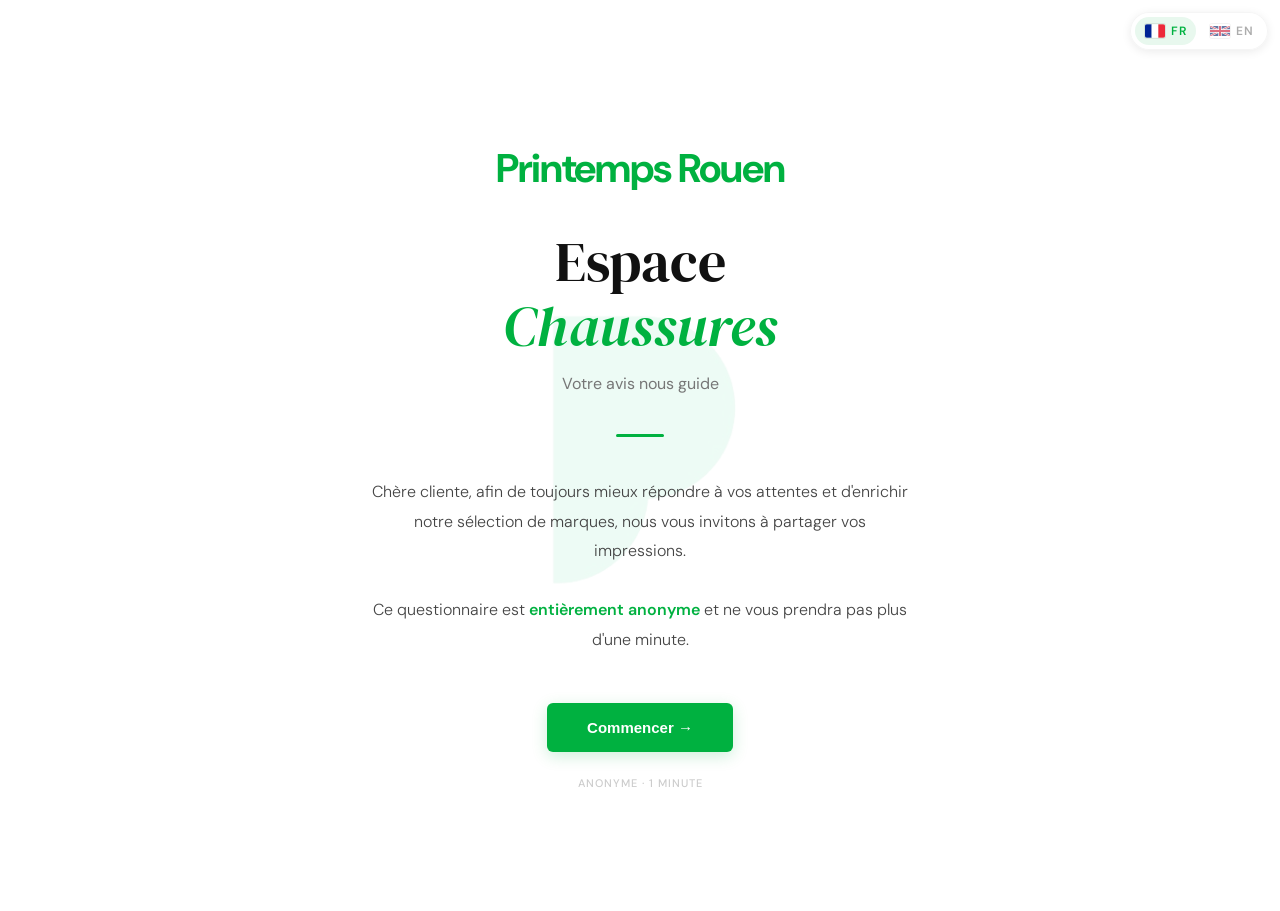
<file: index.html>
<!DOCTYPE html>
<html lang="fr">
<head>
  <meta charset="UTF-8" />
  <meta name="viewport" content="width=device-width, initial-scale=1.0" />
  <title>Espace Chaussures — Printemps Rouen</title>
  <link href="https://fonts.googleapis.com/css2?family=DM+Sans:wght@300;400;500;600;700&family=DM+Serif+Display:ital@0;1&display=swap" rel="stylesheet" />
  <link rel="stylesheet" href="style.css" />
</head>
<body>

<div class="lang-switcher" role="group" aria-label="Language">
  <button type="button" class="lang-btn" data-lang="fr" onclick="setLanguage('fr')" aria-label="Français">
    <svg viewBox="0 0 3 2" width="20" height="14" aria-hidden="true">
      <rect width="1" height="2" fill="#002395"/>
      <rect x="1" width="1" height="2" fill="#ffffff"/>
      <rect x="2" width="1" height="2" fill="#ED2939"/>
    </svg>
    <span>FR</span>
  </button>
  <button type="button" class="lang-btn" data-lang="en" onclick="setLanguage('en')" aria-label="English">
    <svg viewBox="0 0 60 30" width="20" height="14" aria-hidden="true">
      <clipPath id="uk-clip"><path d="M0,0 v30 h60 v-30 z"/></clipPath>
      <g clip-path="url(#uk-clip)">
        <rect width="60" height="30" fill="#012169"/>
        <path d="M0,0 L60,30 M60,0 L0,30" stroke="#ffffff" stroke-width="6"/>
        <path d="M0,0 L60,30 M60,0 L0,30" stroke="#C8102E" stroke-width="3"/>
        <path d="M30,0 v30 M0,15 h60" stroke="#ffffff" stroke-width="10"/>
        <path d="M30,0 v30 M0,15 h60" stroke="#C8102E" stroke-width="6"/>
      </g>
    </svg>
    <span>EN</span>
  </button>
</div>

<div id="page-accueil" class="page active">

  <img class="accueil-watermark" src="assets/logo-printemps.png" alt="" aria-hidden="true" />

  <div class="accueil-logo">Printemps Rouen</div>

  <h1 class="accueil-title" data-i18n-html="accueil.title">
    Espace<br><em>Chaussures</em>
  </h1>

  <p class="accueil-subtitle" data-i18n="accueil.subtitle">Votre avis nous guide</p>

  <div class="divider-green"></div>

  <p class="accueil-text" data-i18n-html="accueil.text">
    Chère cliente, afin de toujours mieux répondre à vos attentes et d'enrichir notre sélection
    de marques, nous vous invitons à partager vos impressions.<br><br>
    Ce questionnaire est <strong style="color:var(--green);font-weight:600;">entièrement anonyme</strong>
    et ne vous prendra pas plus d'une minute.
  </p>

  <button class="btn-primary" onclick="showPage('page-questionnaire')">
    <span data-i18n="accueil.start">Commencer &nbsp;→</span>
  </button>

  <div class="accueil-mention" data-i18n="accueil.mention">Anonyme · 1 minute</div>
</div>


<div id="page-questionnaire" class="page" style="flex-direction:column;">

  <header class="form-header">
    <span class="form-header-brand">Printemps Rouen</span>
    <span class="form-header-section" data-i18n="form.section">Espace Chaussures</span>
  </header>

  <div class="progress-bar">
    <div class="progress-fill" id="progress-fill"></div>
  </div>

  <div class="form-body">

    <div class="form-intro">
      <div class="form-intro-eyebrow" data-i18n="form.eyebrow">Questionnaire satisfaction</div>
      <h2 class="form-intro-title" data-i18n-html="form.title">Vos <em>impressions</em> nous sont précieuses</h2>
    </div>

    <div class="question-block" id="q1-block">
      <div class="question-number" data-i18n="q.num1">Question 01</div>
      <div class="question-label" data-i18n="q1.label">Aujourd'hui, vous êtes plutôt à la recherche de…</div>
      <div class="error-msg" data-i18n="q1.error">Veuillez sélectionner une réponse</div>
      <div class="choices" id="q1">
        <label class="choice-item" onclick="selectRadio(this,'q1')">
          <input type="radio" name="q1" value="Chaussures Premium / de ville"/>
          <span class="choice-marker"></span>
          <span class="choice-text" data-i18n="q1.opt1">Chaussures Premium / de ville</span>
        </label>
        <label class="choice-item" onclick="selectRadio(this,'q1')">
          <input type="radio" name="q1" value="Sneakers"/>
          <span class="choice-marker"></span>
          <span class="choice-text" data-i18n="q1.opt2">Sneakers</span>
        </label>
        <label class="choice-item" onclick="selectRadio(this,'q1')">
          <input type="radio" name="q1" value="Les deux"/>
          <span class="choice-marker"></span>
          <span class="choice-text" data-i18n="q1.opt3">Les deux</span>
        </label>
      </div>
    </div>

    <!-- Q2 -->
    <div class="question-block" id="q2-block">
      <div class="question-number" data-i18n="q.num2">Question 02</div>
      <div class="question-label" data-i18n="q2.label">Comment évaluez-vous le choix de marques proposées dans cet espace ?</div>
      <div class="error-msg" data-i18n="q2.error">Veuillez attribuer une note</div>
      <div class="stars-container" id="q2">
        <input type="radio" name="q2" id="star5" value="5"/>
        <label for="star5" data-i18n-title="q2.t5" title="Très satisfait">★</label>
        <input type="radio" name="q2" id="star4" value="4"/>
        <label for="star4" data-i18n-title="q2.t4" title="Satisfait">★</label>
        <input type="radio" name="q2" id="star3" value="3"/>
        <label for="star3" data-i18n-title="q2.t3" title="Neutre">★</label>
        <input type="radio" name="q2" id="star2" value="2"/>
        <label for="star2" data-i18n-title="q2.t2" title="Peu satisfait">★</label>
        <input type="radio" name="q2" id="star1" value="1"/>
        <label for="star1" data-i18n-title="q2.t1" title="Pas du tout satisfait">★</label>
      </div>
      <div class="stars-legend">
        <span data-i18n="q2.legLeft">Pas du tout satisfait</span>
        <span data-i18n="q2.legRight">Très satisfait</span>
      </div>
    </div>

    <div class="question-block" id="q3-block">
      <div class="question-number" data-i18n="q.num3">Question 03</div>
      <div class="question-label" data-i18n="q3.label">Y a-t-il une marque, un style ou une couleur que vous auriez aimé trouver dans notre sélection aujourd'hui ?</div>
      <div class="error-msg" data-i18n="q3.error">Veuillez renseigner une réponse</div>
      <textarea class="open-input" id="q3" rows="4" data-i18n-placeholder="q3.placeholder" placeholder="Partagez vos suggestions…" oninput="handleQ3Input()"></textarea>
    </div>

    <div class="question-block" id="q4-block">
      <div class="question-number" data-i18n="q.num4">Question 04</div>
      <div class="question-label" data-i18n="q4.label">Recommanderiez-vous l'espace chaussures du Printemps à votre entourage ?</div>
      <div class="error-msg" data-i18n="q4.error">Veuillez déplacer le curseur pour attribuer une note</div>

        <div class="nps-range-wrapper">
          <div class="nps-display">
            <div class="nps-value-badge" id="nps-badge">—</div>
            <p class="nps-hint" id="nps-hint" data-i18n="q4.hint">Faites glisser le curseur pour choisir votre note (0 à 10)</p>
          </div>
        <input
          type="range"
          class="nps-slider"
          id="q4-slider"
          min="0" max="10" step="1"
          value="5"
          oninput="updateNPS(this.value)"
          onchange="updateNPS(this.value)"
        />
        <div class="nps-labels">
          <span data-i18n="q4.labLeft">0 — Pas du tout</span>
          <span data-i18n="q4.labRight">10 — Absolument</span>
        </div>
      </div>
    </div>

    <div class="question-block" id="q5-block">
      <div class="question-number" data-i18n="q.num5">Question 05</div>
      <div class="question-label" data-i18n="q5.label">Sur quel point pourrions-nous nous améliorer en priorité ?</div>
      <div class="error-msg" data-i18n="q5.error">Veuillez sélectionner au moins une réponse</div>
      <div class="choices" id="q5">
        <label class="choice-item checkbox" onclick="selectCheckbox(event, this)">
          <input type="checkbox" value="Le temps d'attente (pour essayer ou en caisse)"/>
          <span class="choice-marker"></span>
          <span class="choice-text" data-i18n="q5.opt1">Le temps d'attente (pour essayer ou en caisse)</span>
        </label>
        <label class="choice-item checkbox" onclick="selectCheckbox(event, this)">
          <input type="checkbox" value="La disponibilité des pointures"/>
          <span class="choice-marker"></span>
          <span class="choice-text" data-i18n="q5.opt2">La disponibilité des pointures</span>
        </label>
        <label class="choice-item checkbox" onclick="selectCheckbox(event, this)">
          <input type="checkbox" value="L'aménagement de l'espace (sièges, miroirs, lisibilité des prix…)"/>
          <span class="choice-marker"></span>
          <span class="choice-text" data-i18n="q5.opt3">L'aménagement de l'espace (sièges, miroirs, lisibilité des prix…)</span>
        </label>
        <label class="choice-item checkbox" onclick="selectCheckbox(event, this)">
          <input type="checkbox" value="Le conseil et l'accompagnement"/>
          <span class="choice-marker"></span>
          <span class="choice-text" data-i18n="q5.opt4">Le conseil et l'accompagnement</span>
        </label>
        <label class="choice-item checkbox" onclick="selectCheckbox(event, this)">
          <input type="checkbox" value="Rien"/>
          <span class="choice-marker"></span>
          <span class="choice-text" data-i18n="q5.opt5">Rien</span>
        </label>
        <label class="choice-item checkbox" id="autre-item" onclick="selectCheckbox(event, this); toggleAutre(this)">
          <input type="checkbox" value="Autre"/>
          <span class="choice-marker"></span>
          <span class="choice-text" data-i18n="q5.opt6">Autre</span>
        </label>
        <input type="text" id="autre-text" class="other-input" data-i18n-placeholder="q5.otherPlaceholder" placeholder="Précisez votre réponse…" oninput="updateProgress()"/>
      </div>
    </div>

    <div class="question-block" id="q6-block">
      <div class="question-number" data-i18n="q.num6">Question 06</div>
      <div class="question-label" data-i18n-html="q6.label">Souhaitez-vous ajouter un dernier commentaire ? <span class="optional-label">(facultatif)</span></div>
      <textarea class="open-input" id="q6" rows="4" data-i18n-placeholder="q6.placeholder" placeholder="Vous pouvez partager ici toute remarque complémentaire…" oninput="updateProgress()"></textarea>
    </div>

  </div>

  <div class="form-footer">
    <button class="btn-submit" onclick="submitForm()">
      <span data-i18n="submit.btn">Envoyer mes réponses</span>
    </button>
    <div class="form-mention" data-i18n="submit.mention">Questionnaire anonyme · Aucune donnée personnelle collectée</div>
    <div id="submit-status" class="form-status" role="status" aria-live="polite"></div>
    <input type="text" id="website-field" class="honeypot" tabindex="-1" autocomplete="off" aria-hidden="true"/>
  </div>

</div>


<div id="page-confirmation" class="page">

  <img class="confirm-watermark" src="assets/logo-printemps.png" alt="" aria-hidden="true" />

  <div class="confirm-icon">
    <svg viewBox="0 0 24 24"><polyline points="20 6 9 17 4 12"></polyline></svg>
  </div>

  <div class="confirm-eyebrow" data-i18n="confirm.eyebrow">Merci infiniment</div>

  <h2 class="confirm-title" data-i18n-html="confirm.title">Votre avis a bien<br>été <em>enregistré</em></h2>

  <div class="ornement" style="margin:24px auto;">
    <span>✦</span>
  </div>

  <p class="confirm-text" data-i18n-html="confirm.text">
    Toute l'équipe de l'espace Chaussures vous remercie pour votre temps et vos précieuses suggestions.
    <br><br>
    Nous vous souhaitons une excellente journée et un très beau shopping au Printemps.
  </p>

  <button class="btn-subtle-back" type="button" onclick="goToQuestionnaireStart()" data-i18n="confirm.back">Revenir au début du questionnaire</button>

  <div class="confirm-footer">Printemps Rouen</div>
</div>

<script src="script.js"></script>
</body>
</html>
</file>
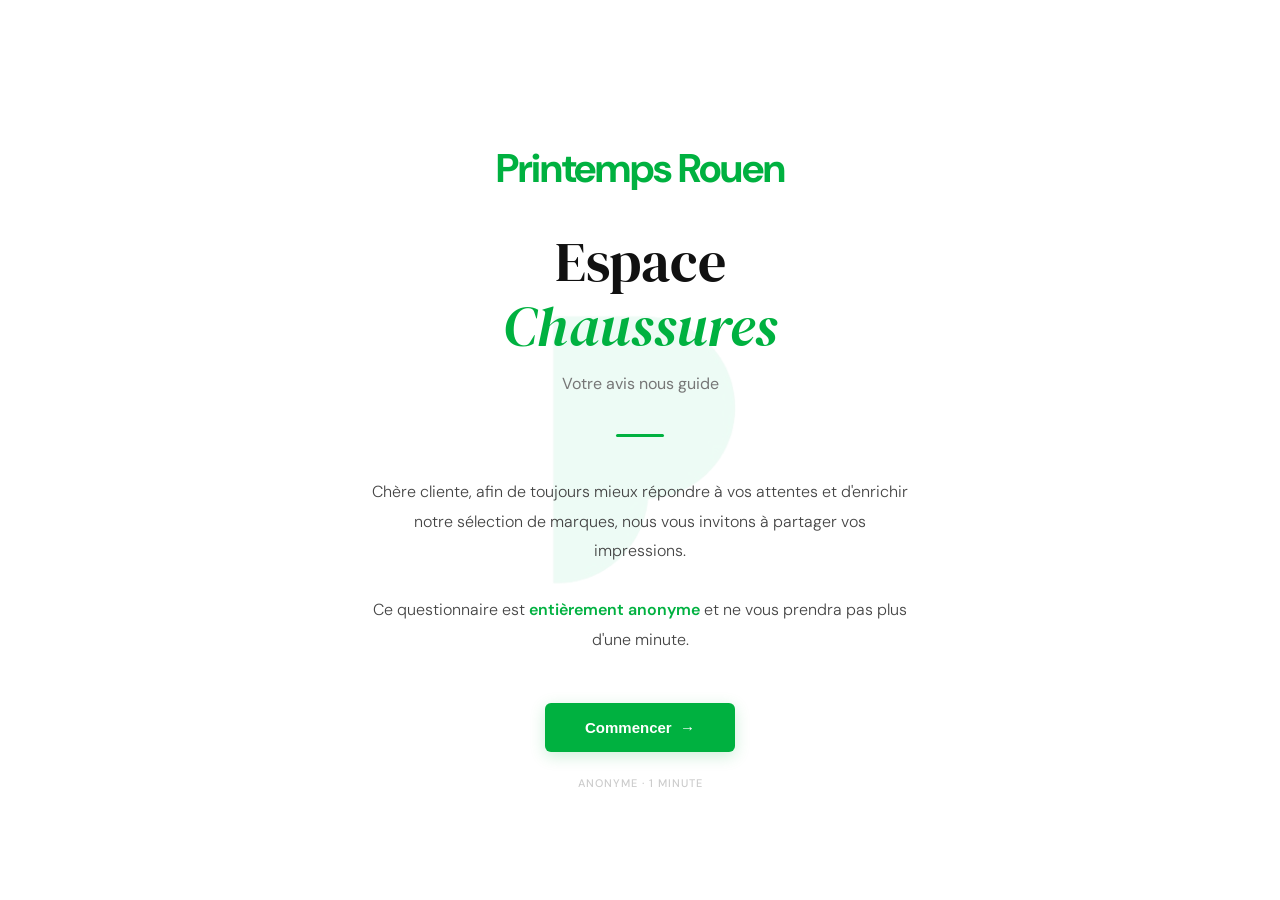
<file: questionnaire-printemps.html>
<!DOCTYPE html>
<html lang="fr">
<head>
  <meta charset="UTF-8" />
  <meta name="viewport" content="width=device-width, initial-scale=1.0" />
  <title>Espace Chaussures — Printemps Rouen</title>
  <link href="https://fonts.googleapis.com/css2?family=DM+Sans:wght@300;400;500;600;700&family=DM+Serif+Display:ital@0;1&display=swap" rel="stylesheet" />
  <link rel="stylesheet" href="questionnaire-printemps.css" />
</head>
<body>

<div id="page-accueil" class="page active">

  <img class="accueil-watermark" src="assets/logo-printemps.png" alt="" aria-hidden="true" />

  <div class="accueil-logo">Printemps Rouen</div>

  <h1 class="accueil-title">
    Espace<br><em>Chaussures</em>
  </h1>

  <p class="accueil-subtitle">Votre avis nous guide</p>

  <div class="divider-green"></div>

  <p class="accueil-text">
    Chère cliente, afin de toujours mieux répondre à vos attentes et d'enrichir notre sélection
    de marques, nous vous invitons à partager vos impressions.<br><br>
    Ce questionnaire est <strong style="color:var(--green);font-weight:600;">entièrement anonyme</strong>
    et ne vous prendra pas plus d'une minute.
  </p>

  <button class="btn-primary" onclick="showPage('page-questionnaire')">
    <span>Commencer &nbsp;→</span>
  </button>

  <div class="accueil-mention">Anonyme · 1 minute</div>
</div>


<div id="page-questionnaire" class="page" style="flex-direction:column;">

  <header class="form-header">
    <span class="form-header-brand">Printemps Rouen</span>
    <span class="form-header-section">Espace Chaussures</span>
  </header>

  <div class="progress-bar">
    <div class="progress-fill" id="progress-fill"></div>
  </div>

  <div class="form-body">

    <div class="form-intro">
      <div class="form-intro-eyebrow">Questionnaire satisfaction</div>
      <h2 class="form-intro-title">Vos <em>impressions</em> nous sont précieuses</h2>
    </div>

    <div class="question-block" id="q1-block">
      <div class="question-number">Question 01</div>
      <div class="question-label">Aujourd'hui, vous êtes plutôt à la recherche de…</div>
      <div class="error-msg">Veuillez sélectionner une réponse</div>
      <div class="choices" id="q1">
        <label class="choice-item" onclick="selectRadio(this,'q1')">
          <input type="radio" name="q1" value="Sneakers"/>
          <span class="choice-marker"></span>
          <span class="choice-text">Sneakers</span>
        </label>
        <label class="choice-item" onclick="selectRadio(this,'q1')">
          <input type="radio" name="q1" value="Chaussures Premium / de ville"/>
          <span class="choice-marker"></span>
          <span class="choice-text">Chaussures Premium / de ville</span>
        </label>
        <label class="choice-item" onclick="selectRadio(this,'q1')">
          <input type="radio" name="q1" value="Les deux"/>
          <span class="choice-marker"></span>
          <span class="choice-text">Les deux</span>
        </label>
      </div>
    </div>

    <!-- Q2 -->
    <div class="question-block" id="q2-block">
      <div class="question-number">Question 02</div>
      <div class="question-label">Comment évaluez-vous le choix de marques proposées dans cet espace ?</div>
      <div class="error-msg">Veuillez attribuer une note</div>
      <div class="stars-container" id="q2">
        <input type="radio" name="q2" id="star5" value="5"/>
        <label for="star5" title="Très satisfait">★</label>
        <input type="radio" name="q2" id="star4" value="4"/>
        <label for="star4" title="Satisfait">★</label>
        <input type="radio" name="q2" id="star3" value="3"/>
        <label for="star3" title="Neutre">★</label>
        <input type="radio" name="q2" id="star2" value="2"/>
        <label for="star2" title="Peu satisfait">★</label>
        <input type="radio" name="q2" id="star1" value="1"/>
        <label for="star1" title="Pas du tout satisfait">★</label>
      </div>
      <div class="stars-legend">
        <span>Pas du tout satisfait</span>
        <span>Très satisfait</span>
      </div>
    </div>

    <div class="question-block" id="q3-block">
      <div class="question-number">Question 03</div>
      <div class="question-label">Y a-t-il une marque, un style ou une couleur que vous auriez aimé trouver dans notre sélection aujourd'hui ?</div>
      <div class="error-msg">Veuillez renseigner une réponse</div>
      <textarea class="open-input" id="q3" rows="4" placeholder="Partagez vos suggestions…" oninput="handleQ3Input()"></textarea>
    </div>

    <div class="question-block" id="q4-block">
      <div class="question-number">Question 04</div>
      <div class="question-label">Recommanderiez-vous l'espace chaussures du Printemps à votre entourage ?</div>
      <div class="error-msg">Veuillez déplacer le curseur pour attribuer une note</div>

        <div class="nps-range-wrapper">
          <div class="nps-display">
            <div class="nps-value-badge" id="nps-badge">—</div>
            <p class="nps-hint" id="nps-hint">Faites glisser le curseur pour choisir votre note (0 à 10)</p>
          </div>
        <input
          type="range"
          class="nps-slider"
          id="q4-slider"
          min="0" max="10" step="1"
          value="5"
          oninput="updateNPS(this.value)"
          onchange="updateNPS(this.value)"
        />
        <div class="nps-labels">
          <span>0 — Pas du tout</span>
          <span>10 — Absolument</span>
        </div>
      </div>
    </div>

    <div class="question-block" id="q5-block">
      <div class="question-number">Question 05</div>
      <div class="question-label">Sur quel point pourrions-nous nous améliorer en priorité ?</div>
      <div class="error-msg">Veuillez sélectionner au moins une réponse</div>
      <div class="choices" id="q5">
        <label class="choice-item checkbox" onclick="selectCheckbox(event, this)">
          <input type="checkbox" value="Le temps d'attente (pour essayer ou en caisse)"/>
          <span class="choice-marker"></span>
          <span class="choice-text">Le temps d'attente (pour essayer ou en caisse)</span>
        </label>
        <label class="choice-item checkbox" onclick="selectCheckbox(event, this)">
          <input type="checkbox" value="La disponibilité des pointures"/>
          <span class="choice-marker"></span>
          <span class="choice-text">La disponibilité des pointures</span>
        </label>
        <label class="choice-item checkbox" onclick="selectCheckbox(event, this)">
          <input type="checkbox" value="L'aménagement de l'espace (sièges, miroirs, lisibilité des prix…)"/>
          <span class="choice-marker"></span>
          <span class="choice-text">L'aménagement de l'espace (sièges, miroirs, lisibilité des prix…)</span>
        </label>
        <label class="choice-item checkbox" onclick="selectCheckbox(event, this)">
          <input type="checkbox" value="Le conseil et l'accompagnement"/>
          <span class="choice-marker"></span>
          <span class="choice-text">Le conseil et l'accompagnement</span>
        </label>
        <label class="choice-item checkbox" id="autre-item" onclick="selectCheckbox(event, this); toggleAutre(this)">
          <input type="checkbox" value="Autre"/>
          <span class="choice-marker"></span>
          <span class="choice-text">Autre</span>
        </label>
        <input type="text" id="autre-text" class="other-input" placeholder="Précisez votre réponse…" oninput="updateProgress()"/>
      </div>
    </div>

  </div>

  <div class="form-footer">
    <button class="btn-submit" onclick="submitForm()">
      <span>Envoyer mes réponses</span>
    </button>
    <div class="form-mention">Questionnaire anonyme · Aucune donnée personnelle collectée</div>
    <div id="submit-status" class="form-status" role="status" aria-live="polite"></div>
    <input type="text" id="website-field" class="honeypot" tabindex="-1" autocomplete="off" aria-hidden="true"/>
  </div>

</div>


<div id="page-confirmation" class="page">

  <img class="confirm-watermark" src="assets/logo-printemps.png" alt="" aria-hidden="true" />

  <div class="confirm-icon">
    <svg viewBox="0 0 24 24"><polyline points="20 6 9 17 4 12"></polyline></svg>
  </div>

  <div class="confirm-eyebrow">Merci infiniment</div>

  <h2 class="confirm-title">Votre avis a bien<br>été <em>enregistré</em></h2>

  <div class="ornement" style="margin:24px auto;">
    <span>✦</span>
  </div>

  <p class="confirm-text">
    Toute l'équipe de l'espace Chaussures vous remercie pour votre temps et vos précieuses suggestions.
    <br><br>
    Nous vous souhaitons une excellente journée et un très beau shopping au Printemps.
  </p>

  <div class="confirm-footer">Printemps Rouen</div>
</div>

<script src="questionnaire-printemps.js"></script>
</body>
</html>
</file>
<file: style.css>
:root {
  --green: #00B140;
  --green-dark: #009934;
  --green-pale: #e8f8ee;
  --green-mid: #b2e4c5;
  --black: #111111;
  --white: #ffffff;
  --off-white: #f4f7f5;
  --grey: #767676;
  --grey-light: #dde5e0;
}

* { 
  margin: 0; 
  padding: 0; 
  box-sizing: border-box; 
}

html, body {
  height: 100%;
  background: var(--white);
  color: var(--black);
  font-family: 'DM Sans', sans-serif;
  font-weight: 400;
  overflow-x: hidden;
}

img { 
  max-width: 100%; 
  height: auto; 
}

.page {
  display: none;
  min-height: 100svh;
  animation: fadeIn 0.7s ease forwards;
}
.page.active { display: flex; }

@keyframes fadeIn {
  from { opacity: 0; transform: translateY(12px); }
  to   { opacity: 1; transform: translateY(0); }
}

.ornement {
  display: flex;
  align-items: center;
  gap: 16px;
  margin: 0 auto;
  width: fit-content;
}
.ornement::before, .ornement::after {
  content: '';
  display: block;
  width: 40px;
  height: 2px;
  background: var(--green);
  border-radius: 2px;
}
.ornement span { 
  color: var(--green); 
  font-size: 16px; 
}

#page-accueil {
  flex-direction: column;
  align-items: center;
  justify-content: center;
  text-align: center;
  padding: 60px 24px 28px;
  background: var(--white);
  position: relative;
  overflow: hidden;
}

.accueil-watermark {
  position: absolute;
  top: 50%;
  left: 50%;
  transform: translate(-50%, -50%);
  width: min(68vw, 480px);
  opacity: 0.08;
  pointer-events: none;
  user-select: none;
  z-index: 0;
}

#page-accueil > *:not(.accueil-watermark) { 
  position: relative; 
  z-index: 1; 
}

.accueil-logo {
  font-family: 'DM Sans', sans-serif;
  font-size: clamp(26px, 4.5vw, 40px);
  font-weight: 700;
  letter-spacing: -1px;
  color: var(--green);
  margin-bottom: 36px;
  opacity: 0;
  animation: fadeIn 0.8s ease 0.1s forwards;
}

.accueil-title {
  font-family: 'DM Serif Display', serif;
  font-size: clamp(30px, 5vw, 56px);
  font-weight: 400;
  color: var(--black);
  line-height: 1.15;
  margin-bottom: 14px;
  opacity: 0;
  animation: fadeIn 0.8s ease 0.3s forwards;
}
.accueil-title em { 
  font-style: italic; 
  color: var(--green); 
}

.accueil-subtitle {
  font-size: clamp(13px, 1.8vw, 16px);
  font-weight: 400;
  color: var(--grey);
  margin-bottom: 40px;
  opacity: 0;
  animation: fadeIn 0.8s ease 0.45s forwards;
}

.divider-green {
  width: 48px;
  height: 3px;
  background: var(--green);
  border-radius: 2px;
  margin: 0 auto 40px;
  opacity: 0;
  animation: fadeIn 0.8s ease 0.55s forwards;
}

.accueil-text {
  font-size: clamp(14px, 1.7vw, 16px);
  font-weight: 300;
  color: #444;
  line-height: 1.85;
  max-width: 540px;
  margin: 0 auto 48px;
  opacity: 0;
  animation: fadeIn 0.8s ease 0.65s forwards;
}

.btn-primary {
  display: inline-flex;
  align-items: center;
  gap: 10px;
  font-size: 15px;
  font-weight: 600;
  color: var(--white);
  background: var(--green);
  border: none;
  border-radius: 6px;
  padding: 16px 40px;
  cursor: pointer;
  transition: background 0.25s, transform 0.2s, box-shadow 0.2s;
  box-shadow: 0 4px 16px rgba(0,177,64,.2);
  opacity: 0;
  animation: fadeIn 0.8s ease 0.8s forwards;
}
.btn-primary:hover { 
  background: var(--green-dark); 
  transform: translateY(-2px); 
  box-shadow: 0 6px 24px rgba(0,177,64,.3); 
}

.accueil-mention {
  margin-top: 24px;
  padding-top: 0;
  font-size: 11px;
  font-weight: 500;
  letter-spacing: 1px;
  color: #ccc;
  text-transform: uppercase;
}

#page-questionnaire {
  flex-direction: column;
  min-height: 100vh;
  background: var(--off-white);
}

.form-header {
  background: var(--white);
  border-bottom: 3px solid var(--green);
  padding: 16px 48px;
  display: flex;
  align-items: center;
  justify-content: space-between;
  position: sticky;
  top: 0;
  z-index: 10;
  box-shadow: 0 2px 8px rgba(0,0,0,.06);
}

.form-header-brand {
  font-size: 20px;
  font-weight: 700;
  color: var(--green);
  letter-spacing: -0.5px;
}

.form-header-section {
  font-weight: 400;
  color: var(--grey);
  font-size: 14px;
}

.progress-bar { 
  height: 4px; 
  background: var(--green-mid); 
}

.progress-fill {
  height: 100%;
  background: var(--green);
  transition: width 0.5s ease;
  width: 0%;
  border-radius: 0 2px 2px 0;
}

.form-body {
  flex: 1;
  max-width: 760px;
  width: 100%;
  margin: 0 auto;
  padding: 40px 32px 24px;
}

.form-intro {
  background: var(--white);
  border-radius: 10px;
  border-left: 4px solid var(--green);
  padding: 24px 28px;
  margin-bottom: 16px;
  box-shadow: 0 1px 4px rgba(0,0,0,.06);
}

.form-intro-eyebrow {
  font-size: 11px;
  font-weight: 600;
  letter-spacing: 2px;
  color: var(--green);
  text-transform: uppercase;
  margin-bottom: 8px;
}

.form-intro-title {
  font-family: 'DM Serif Display', serif;
  font-size: clamp(20px, 2.8vw, 30px);
  font-weight: 400;
  line-height: 1.25;
  color: var(--black);
}
.form-intro-title em { 
  font-style: italic; 
  color: var(--green); 
}

.question-block {
  background: var(--white);
  border-radius: 10px;
  padding: 26px 28px;
  margin-bottom: 14px;
  border: 1.5px solid transparent;
  transition: border-color .2s, box-shadow .2s;
  box-shadow: 0 1px 4px rgba(0,0,0,.06);
  opacity: 0;
  transform: translateY(16px);
  animation: fadeIn 0.5s ease forwards;
}
.question-block:hover { border-color: var(--green-mid); box-shadow: 0 2px 12px rgba(0,177,64,.08); }
.question-block:nth-child(1) { animation-delay: 0.05s; }
.question-block:nth-child(2) { animation-delay: 0.12s; }
.question-block:nth-child(3) { animation-delay: 0.19s; }
.question-block:nth-child(4) { animation-delay: 0.26s; }
.question-block:nth-child(5) { animation-delay: 0.33s; }

.question-number {
  font-size: 11px;
  font-weight: 600;
  letter-spacing: 2px;
  color: var(--green);
  text-transform: uppercase;
  margin-bottom: 6px;
}

.question-label {
  font-family: 'DM Serif Display', serif;
  font-size: clamp(16px, 2vw, 21px);
  font-weight: 400;
  line-height: 1.4;
  color: var(--black);
  margin-bottom: 22px;
}

.optional-label {
  font-family: 'DM Sans', sans-serif;
  font-size: 0.72em;
  font-weight: 500;
  color: var(--grey);
  font-style: normal;
}

.choices { 
  display: flex; 
  flex-direction: column; 
  gap: 10px;
}

.choice-item {
  display: flex;
  align-items: center;
  gap: 14px;
  padding: 13px 16px;
  border: 1.5px solid var(--grey-light);
  border-radius: 8px;
  cursor: pointer;
  transition: all .2s;
  background: var(--white);
}
.choice-item:hover { 
  border-color: var(--green); 
  background: var(--green-pale); 
}
.choice-item input[type="radio"],
.choice-item input[type="checkbox"] { 
  display: none;
}

.choice-marker {
  width: 20px; height: 20px;
  border: 2px solid var(--grey-light);
  border-radius: 50%;
  flex-shrink: 0;
  transition: all .2s;
  position: relative;
  background: var(--white);
}
.choice-item.checkbox .choice-marker {
  border-radius: 4px; 
}

.choice-marker::after {
  content: '';
  position: absolute;
  top: 50%; left: 50%;
  transform: translate(-50%,-50%) scale(0);
  width: 9px; height: 9px;
  background: var(--green);
  border-radius: 50%;
  transition: transform .18s;
}
.choice-item.checkbox .choice-marker::after { 
  border-radius: 2px; 
}
.choice-item.selected { 
  border-color: var(--green); 
  background: var(--green-pale); 
}
.choice-item.selected .choice-marker { 
  border-color: var(--green); 
}
.choice-item.selected .choice-marker::after { 
  transform: translate(-50%,-50%) scale(1); 
}

.choice-text { 
  font-size: 15px; 
  font-weight: 400; 
  color: var(--black); 
}

.other-input {
  display: none;
  margin-top: 12px;
  width: 100%;
  border: 1.5px solid var(--grey-light);
  border-radius: 6px;
  padding: 10px 14px;
  font-family: 'DM Sans', sans-serif;
  font-size: 16px;
  color: var(--black);
  background: var(--white);
  outline: none;
  scroll-margin-top: 88px;
  scroll-margin-bottom: 40svh;
  transition: border-color .2s;
}

.other-input:focus { 
  border-color: var(--green);
}

.other-input.visible { 
  display: block; 
  animation: fadeIn .25s ease; 
}

.stars-container {
  display: flex;
  gap: 15px;
  flex-direction: row-reverse;
  justify-content: flex-end;
}
.stars-container input { 
  display: none; 
}
.stars-container label {
  font-size: 44px;
  color: var(--grey-light);
  cursor: pointer;
  transition: color .12s, transform .12s;
  line-height: 1;
}
.stars-container label:hover,
.stars-container label:hover ~ label,
.stars-container input:checked ~ label { 
  color: var(--green); 
}
.stars-container label:hover { 
  transform: scale(1.15); 
}

.stars-legend {
  display: flex;
  justify-content: space-between;
  margin-top: 10px;
  font-size: 11px;
  font-weight: 500;
  letter-spacing: 1px;
  color: var(--grey);
  text-transform: uppercase;
  max-width: 320px;
}


.open-input {
  width: 100%;
  border: 1.5px solid var(--grey-light);
  border-radius: 8px;
  padding: 14px 16px;
  font-family: 'DM Sans', sans-serif;
  font-size: 16px;
  color: var(--black);
  background: var(--white);
  outline: none;
  scroll-margin-top: 88px;
  scroll-margin-bottom: 40svh;
  resize: vertical;
  min-height: 100px;
  transition: border-color .2s;
  line-height: 1.6;
}
.open-input::placeholder { 
  color: #bbb; 
}
.open-input:focus { 
  border-color: var(--green); 
}

.nps-range-wrapper { 
  padding: 4px 2px; 
}

.nps-display {
  display: flex;
  flex-direction: column;
  align-items: center;
  margin-bottom: 20px;
  gap: 10px;
}

.nps-value-badge {
  width: 76px;
  height: 76px;
  border-radius: 50%;
  background: var(--green);
  color: var(--white);
  font-size: 30px;
  font-weight: 700;
  display: flex;
  align-items: center;
  justify-content: center;
  transition: transform .2s cubic-bezier(.34,1.56,.64,1), background .2s;
  box-shadow: 0 4px 16px rgba(0,177,64,.25);
}

@keyframes nps-idle-badge {
  0%, 100% { transform: scale(1); box-shadow: 0 4px 16px rgba(0,177,64,.18); }
  50% { transform: scale(1.06); box-shadow: 0 6px 18px rgba(0,177,64,.28); }
}

.nps-value-badge.idle {
  background: #d5dcd8;
  color: #5f6a64;
  animation: nps-idle-badge 1.7s ease-in-out infinite;
}

@keyframes badge-pulse {
  0%   { transform: scale(1); }
  45%  { transform: scale(1.22); }
  100% { transform: scale(1); }
}
.nps-value-badge.pulse { 
  animation: badge-pulse .3s cubic-bezier(.34,1.56,.64,1); 
}

.nps-hint {
  font-size: 12px;
  color: var(--grey);
  font-style: italic;
  text-align: center;
  transition: opacity .3s;
}
.nps-hint.hidden { 
  opacity: 0; 
  pointer-events: none; 
}

input[type="range"].nps-slider {
  -webkit-appearance: none;
  appearance: none;
  width: 100%;
  height: 6px;
  border-radius: 3px;
  outline: none;
  cursor: pointer;
}
input[type="range"].nps-slider::-webkit-slider-thumb {
  -webkit-appearance: none;
  width: 26px; height: 26px;
  border-radius: 50%;
  background: var(--white);
  border: 3px solid var(--green);
  box-shadow: 0 2px 8px rgba(0,177,64,.3);
  cursor: pointer;
  transition: transform .15s, box-shadow .15s;
}
input[type="range"].nps-slider::-moz-range-thumb {
  width: 26px; height: 26px;
  border-radius: 50%;
  background: var(--white);
  border: 3px solid var(--green);
  box-shadow: 0 2px 8px rgba(0,177,64,.3);
  cursor: pointer;
}
input[type="range"].nps-slider:hover::-webkit-slider-thumb {
  transform: scale(1.2);
  box-shadow: 0 4px 16px rgba(0,177,64,.4);
}

input[type="range"].nps-slider.idle::-webkit-slider-thumb {
  animation: nps-idle-badge 1.7s ease-in-out infinite;
}

input[type="range"].nps-slider.idle::-moz-range-thumb {
  animation: nps-idle-badge 1.7s ease-in-out infinite;
}

.nps-labels {
  display: flex;
  justify-content: space-between;
  margin-top: 10px;
  font-size: 11px;
  font-weight: 500;
  letter-spacing: 1px;
  color: var(--grey);
  text-transform: uppercase;
}

.form-footer {
  padding: 8px 32px 64px;
  max-width: 760px;
  margin: 0 auto;
  width: 100%;
  display: flex;
  flex-direction: column;
  align-items: center;
}

.btn-submit {
  font-size: 15px;
  font-weight: 600;
  color: var(--white);
  background: var(--green);
  border: none;
  border-radius: 6px;
  padding: 16px 56px;
  cursor: pointer;
  transition: background .25s, transform .2s, box-shadow .2s;
  box-shadow: 0 4px 16px rgba(0,177,64,.2);
}
.btn-submit:hover { 
  background: var(--green-dark); 
  transform: translateY(-2px); 
  box-shadow: 0 6px 24px rgba(0,177,64,.3); 
}
.btn-submit:disabled { 
  opacity: .6; cursor: not-allowed; 
  transform: none; 
  box-shadow: none; 
}

.btn-subtle-back {
  display: inline-block;
  margin-top: 10px;
  padding: 2px 0;
  border: none;
  background: transparent;
  color: #7f8a84;
  font-size: 12px;
  font-weight: 500;
  letter-spacing: 0.4px;
  text-decoration: underline;
  text-underline-offset: 2px;
  cursor: pointer;
  transition: color .2s;
}

.btn-subtle-back:hover,
.btn-subtle-back:focus-visible {
  color: #6e7a73;
}

.form-mention {
  margin-top: 14px;
  font-size: 11px;
  font-weight: 500;
  letter-spacing: 1px;
  color: var(--grey);
  text-transform: uppercase;
  text-align: center;
}

.form-status {
  margin-top: 10px;
  min-height: 18px;
  font-size: 13px;
  font-weight: 500;
  color: var(--grey);
  text-align: center;
}
.form-status.error { 
  color: #d9534f; 
}

.honeypot { 
  position: absolute; 
  left: -9999px; 
  opacity: 0; 
  pointer-events: none; 
  height: 0; 
  width: 0; 
}

.question-block.error { 
  border-color: #f5c6cb !important; 
  background: #fff8f8; 
}

.question-block.error .question-label::after { 
  content: ' *'; 
  color: #d9534f; 
}

.question-block.error .open-input {
  border-color: #d9534f;
}

.question-block.error .nps-hint {
  color: #d9534f;
}

.question-block.error .nps-value-badge {
  background: #f5c6cb;
  color: #d9534f;
  box-shadow: 0 4px 16px rgba(217, 83, 79, .2);
}

.error-msg { 
  display: none; 
  font-size: 12px; 
  font-weight: 500; 
  color: #d9534f; 
  margin-bottom: 12px; 
}

.question-block.error .error-msg { 
  display: block;
}

#page-confirmation {
  flex-direction: column;
  align-items: center;
  justify-content: center;
  text-align: center;
  min-height: 100dvh;
  padding: 60px 24px;
  background: var(--white);
  position: relative;
  overflow-x: hidden;
  overflow-y: auto;
}

.confirm-watermark {
  position: absolute;
  top: 50%; left: 50%;
  transform: translate(-50%, -50%);
  width: min(68vw, 480px);
  opacity: 0.07;
  pointer-events: none;
  user-select: none;
  z-index: 0;
}

#page-confirmation > *:not(.confirm-watermark) { 
  position: relative; 
  z-index: 1;
}

.confirm-icon {
  width: 72px; height: 72px;
  border: 2.5px solid var(--green);
  border-radius: 50%;
  display: flex;
  align-items: center;
  justify-content: center;
  margin: 0 auto 26px;
  background: var(--green-pale);
}
.confirm-icon svg {
  width: 28px; height: 28px;
  stroke: var(--green); fill: none;
  stroke-width: 2.5;
  stroke-linecap: round;
  stroke-linejoin: round;
}

.confirm-eyebrow {
  font-size: 11px;
  font-weight: 600;
  letter-spacing: 3px;
  color: var(--green);
  text-transform: uppercase;
  margin-bottom: 12px;
}

.confirm-title {
  font-family: 'DM Serif Display', serif;
  font-size: clamp(28px, 5vw, 48px);
  font-weight: 400;
  color: var(--black);
  line-height: 1.15;
}

.confirm-title em { 
  font-style: italic; 
  color: var(--green); 
}

.confirm-text {
  font-size: clamp(14px, 1.7vw, 16px);
  font-weight: 300;
  color: #555;
  line-height: 1.85;
  max-width: 500px;
  margin: 28px auto 0;
}

.confirm-footer {
  position: static;
  margin-top: 30px;
  font-family: 'DM Sans', sans-serif;
  font-size: 20px;
  font-weight: 700;
  color: var(--green);
  letter-spacing: -0.5px;
}

@media (max-width: 900px) {
  .form-header { padding: 14px 20px; }
  .form-body { padding: 28px 20px 20px; }
  .form-footer { padding: 6px 20px 56px; }

  .question-block,
  .form-intro { padding: 22px 20px; }

  .choice-item {
    align-items: flex-start;
    gap: 12px;
  }

  .choice-marker { margin-top: 2px; }
  .choice-text { line-height: 1.45; }

  .stars-container {
    justify-content: space-between;
    gap: 8px;
  }

  .stars-container label { font-size: clamp(34px, 8vw, 44px); }

  .nps-labels {
    gap: 10px;
    flex-wrap: wrap;
    justify-content: space-between;
  }
}

@media (max-width: 600px) {
  #page-accueil {
    justify-content: center;
    padding-top: 30px;
    padding-bottom: 18px;
  }

  .accueil-watermark { width: min(84vw, 360px); }
  .accueil-logo { margin-bottom: 24px; }
  .accueil-subtitle { margin-bottom: 28px; }
  .divider-green { margin-bottom: 24px; }
  .accueil-text {
    line-height: 1.65;
    margin-bottom: 24px;
  }

  .btn-primary {
    width: 100%;
    max-width: 320px;
    justify-content: center;
    padding: 14px 20px;
  }

  .accueil-mention { margin-top: 18px; }

  .form-header {
    padding: 12px 14px;
    gap: 8px;
  }

  .form-header-brand {
    font-size: 16px;
    line-height: 1.2;
  }

  .form-header-section {
    font-size: 12px;
    text-align: right;
    line-height: 1.2;
  }

  .form-body { padding: 16px 10px 12px; }
  .form-footer { padding: 2px 10px 44px; }
  .form-intro, .question-block { padding: 16px 14px; }

  .question-label { margin-bottom: 16px; }

  .stars-legend {
    max-width: none;
    gap: 8px;
    font-size: 10px;
  }

  .nps-value-badge {
    width: 64px;
    height: 64px;
    font-size: 25px;
  }

  .btn-submit {
    width: 100%;
    max-width: 340px;
    padding: 14px 20px;
  }

  #page-confirmation {
    justify-content: center;
    min-height: 100dvh;
    padding: 40px 16px calc(20px + env(safe-area-inset-bottom, 0px));
  }

  .confirm-watermark { width: min(86vw, 360px); }
  .confirm-text {
    margin-top: 18px;
    line-height: 1.7;
  }

  .confirm-footer {
    margin-top: 24px;
    font-size: 18px;
  }
}

@media (max-width: 420px) {
  .form-header-section { display: none; }
  .question-number,
  .form-intro-eyebrow,
  .stars-legend,
  .nps-labels,
  .form-mention,
  .accueil-mention {
    letter-spacing: 0.6px;
  }

  .choice-item { padding: 12px; }
  .choice-text { font-size: 14px; }
  .open-input,
  .other-input { font-size: 16px; }
}

.lang-switcher {
  position: fixed;
  top: 12px;
  right: 12px;
  z-index: 100;
  display: flex;
  gap: 4px;
  background: rgba(255, 255, 255, 0.92);
  -webkit-backdrop-filter: blur(8px);
  backdrop-filter: blur(8px);
  padding: 4px;
  border-radius: 999px;
  box-shadow: 0 2px 10px rgba(0, 0, 0, 0.08);
  border: 1px solid rgba(0, 0, 0, 0.04);
}

.lang-btn {
  border: 0;
  background: transparent;
  padding: 6px 10px;
  cursor: pointer;
  border-radius: 999px;
  display: inline-flex;
  align-items: center;
  gap: 6px;
  font-family: inherit;
  font-size: 12px;
  font-weight: 600;
  letter-spacing: 0.4px;
  color: var(--grey);
  opacity: 0.6;
  transition: background .2s ease, color .2s ease, opacity .2s ease;
}

.lang-btn:hover { opacity: 1; }

.lang-btn.active {
  opacity: 1;
  background: var(--green-pale);
  color: var(--green);
}

.lang-btn svg {
  display: block;
  border-radius: 2px;
  box-shadow: 0 0 0 1px rgba(0, 0, 0, 0.08);
}

@media (max-width: 600px) {
  .lang-switcher { top: 8px; right: 8px; padding: 3px; }
  .lang-btn { padding: 5px 8px; font-size: 11px; }
  .lang-btn svg { width: 18px; height: 12px; }
}
</file>
<file: questionnaire-printemps.css>
:root {
  --green: #00B140;
  --green-dark: #009934;
  --green-pale: #e8f8ee;
  --green-mid: #b2e4c5;
  --black: #111111;
  --white: #ffffff;
  --off-white: #f4f7f5;
  --grey: #767676;
  --grey-light: #dde5e0;
}

* { 
  margin: 0; 
  padding: 0; 
  box-sizing: border-box; 
}

html, body {
  height: 100%;
  background: var(--white);
  color: var(--black);
  font-family: 'DM Sans', sans-serif;
  font-weight: 400;
  overflow-x: hidden;
}

img { 
  max-width: 100%; 
  height: auto; 
}

.page {
  display: none;
  min-height: 100svh;
  animation: fadeIn 0.7s ease forwards;
}
.page.active { display: flex; }

@keyframes fadeIn {
  from { opacity: 0; transform: translateY(12px); }
  to   { opacity: 1; transform: translateY(0); }
}

.ornement {
  display: flex;
  align-items: center;
  gap: 16px;
  margin: 0 auto;
  width: fit-content;
}
.ornement::before, .ornement::after {
  content: '';
  display: block;
  width: 40px;
  height: 2px;
  background: var(--green);
  border-radius: 2px;
}
.ornement span { 
  color: var(--green); 
  font-size: 16px; 
}

#page-accueil {
  flex-direction: column;
  align-items: center;
  justify-content: center;
  text-align: center;
  padding: 60px 24px 28px;
  background: var(--white);
  position: relative;
  overflow: hidden;
}

.accueil-watermark {
  position: absolute;
  top: 50%;
  left: 50%;
  transform: translate(-50%, -50%);
  width: min(68vw, 480px);
  opacity: 0.08;
  pointer-events: none;
  user-select: none;
  z-index: 0;
}

#page-accueil > *:not(.accueil-watermark) { 
  position: relative; 
  z-index: 1; 
}

.accueil-logo {
  font-family: 'DM Sans', sans-serif;
  font-size: clamp(26px, 4.5vw, 40px);
  font-weight: 700;
  letter-spacing: -1px;
  color: var(--green);
  margin-bottom: 36px;
  opacity: 0;
  animation: fadeIn 0.8s ease 0.1s forwards;
}

.accueil-title {
  font-family: 'DM Serif Display', serif;
  font-size: clamp(30px, 5vw, 56px);
  font-weight: 400;
  color: var(--black);
  line-height: 1.15;
  margin-bottom: 14px;
  opacity: 0;
  animation: fadeIn 0.8s ease 0.3s forwards;
}
.accueil-title em { 
  font-style: italic; 
  color: var(--green); 
}

.accueil-subtitle {
  font-size: clamp(13px, 1.8vw, 16px);
  font-weight: 400;
  color: var(--grey);
  margin-bottom: 40px;
  opacity: 0;
  animation: fadeIn 0.8s ease 0.45s forwards;
}

.divider-green {
  width: 48px;
  height: 3px;
  background: var(--green);
  border-radius: 2px;
  margin: 0 auto 40px;
  opacity: 0;
  animation: fadeIn 0.8s ease 0.55s forwards;
}

.accueil-text {
  font-size: clamp(14px, 1.7vw, 16px);
  font-weight: 300;
  color: #444;
  line-height: 1.85;
  max-width: 540px;
  margin: 0 auto 48px;
  opacity: 0;
  animation: fadeIn 0.8s ease 0.65s forwards;
}

.btn-primary {
  display: inline-flex;
  align-items: center;
  gap: 10px;
  font-size: 15px;
  font-weight: 600;
  color: var(--white);
  background: var(--green);
  border: none;
  border-radius: 6px;
  padding: 16px 40px;
  cursor: pointer;
  transition: background 0.25s, transform 0.2s, box-shadow 0.2s;
  box-shadow: 0 4px 16px rgba(0,177,64,.2);
  opacity: 0;
  animation: fadeIn 0.8s ease 0.8s forwards;
}
.btn-primary:hover { 
  background: var(--green-dark); 
  transform: translateY(-2px); 
  box-shadow: 0 6px 24px rgba(0,177,64,.3); 
}

.accueil-mention {
  margin-top: 24px;
  padding-top: 0;
  font-size: 11px;
  font-weight: 500;
  letter-spacing: 1px;
  color: #ccc;
  text-transform: uppercase;
}

#page-questionnaire {
  flex-direction: column;
  min-height: 100vh;
  background: var(--off-white);
}

.form-header {
  background: var(--white);
  border-bottom: 3px solid var(--green);
  padding: 16px 48px;
  display: flex;
  align-items: center;
  justify-content: space-between;
  position: sticky;
  top: 0;
  z-index: 10;
  box-shadow: 0 2px 8px rgba(0,0,0,.06);
}

.form-header-brand {
  font-size: 20px;
  font-weight: 700;
  color: var(--green);
  letter-spacing: -0.5px;
}

.form-header-section {
  font-weight: 400;
  color: var(--grey);
  font-size: 14px;
}

.progress-bar { 
  height: 4px; 
  background: var(--green-mid); 
}

.progress-fill {
  height: 100%;
  background: var(--green);
  transition: width 0.5s ease;
  width: 0%;
  border-radius: 0 2px 2px 0;
}

.form-body {
  flex: 1;
  max-width: 760px;
  width: 100%;
  margin: 0 auto;
  padding: 40px 32px 24px;
}

.form-intro {
  background: var(--white);
  border-radius: 10px;
  border-left: 4px solid var(--green);
  padding: 24px 28px;
  margin-bottom: 16px;
  box-shadow: 0 1px 4px rgba(0,0,0,.06);
}

.form-intro-eyebrow {
  font-size: 11px;
  font-weight: 600;
  letter-spacing: 2px;
  color: var(--green);
  text-transform: uppercase;
  margin-bottom: 8px;
}

.form-intro-title {
  font-family: 'DM Serif Display', serif;
  font-size: clamp(20px, 2.8vw, 30px);
  font-weight: 400;
  line-height: 1.25;
  color: var(--black);
}
.form-intro-title em { 
  font-style: italic; 
  color: var(--green); 
}

.question-block {
  background: var(--white);
  border-radius: 10px;
  padding: 26px 28px;
  margin-bottom: 14px;
  border: 1.5px solid transparent;
  transition: border-color .2s, box-shadow .2s;
  box-shadow: 0 1px 4px rgba(0,0,0,.06);
  opacity: 0;
  transform: translateY(16px);
  animation: fadeIn 0.5s ease forwards;
}
.question-block:hover { border-color: var(--green-mid); box-shadow: 0 2px 12px rgba(0,177,64,.08); }
.question-block:nth-child(1) { animation-delay: 0.05s; }
.question-block:nth-child(2) { animation-delay: 0.12s; }
.question-block:nth-child(3) { animation-delay: 0.19s; }
.question-block:nth-child(4) { animation-delay: 0.26s; }
.question-block:nth-child(5) { animation-delay: 0.33s; }

.question-number {
  font-size: 11px;
  font-weight: 600;
  letter-spacing: 2px;
  color: var(--green);
  text-transform: uppercase;
  margin-bottom: 6px;
}

.question-label {
  font-family: 'DM Serif Display', serif;
  font-size: clamp(16px, 2vw, 21px);
  font-weight: 400;
  line-height: 1.4;
  color: var(--black);
  margin-bottom: 22px;
}

.choices { 
  display: flex; 
  flex-direction: column; 
  gap: 10px;
}

.choice-item {
  display: flex;
  align-items: center;
  gap: 14px;
  padding: 13px 16px;
  border: 1.5px solid var(--grey-light);
  border-radius: 8px;
  cursor: pointer;
  transition: all .2s;
  background: var(--white);
}
.choice-item:hover { 
  border-color: var(--green); 
  background: var(--green-pale); 
}
.choice-item input[type="radio"],
.choice-item input[type="checkbox"] { 
  display: none;
}

.choice-marker {
  width: 20px; height: 20px;
  border: 2px solid var(--grey-light);
  border-radius: 50%;
  flex-shrink: 0;
  transition: all .2s;
  position: relative;
  background: var(--white);
}
.choice-item.checkbox .choice-marker {
  border-radius: 4px; 
}

.choice-marker::after {
  content: '';
  position: absolute;
  top: 50%; left: 50%;
  transform: translate(-50%,-50%) scale(0);
  width: 9px; height: 9px;
  background: var(--green);
  border-radius: 50%;
  transition: transform .18s;
}
.choice-item.checkbox .choice-marker::after { 
  border-radius: 2px; 
}
.choice-item.selected { 
  border-color: var(--green); 
  background: var(--green-pale); 
}
.choice-item.selected .choice-marker { 
  border-color: var(--green); 
}
.choice-item.selected .choice-marker::after { 
  transform: translate(-50%,-50%) scale(1); 
}

.choice-text { 
  font-size: 15px; 
  font-weight: 400; 
  color: var(--black); 
}

.other-input {
  display: none;
  margin-top: 12px;
  width: 100%;
  border: 1.5px solid var(--grey-light);
  border-radius: 6px;
  padding: 10px 14px;
  font-family: 'DM Sans', sans-serif;
  font-size: 15px;
  color: var(--black);
  background: var(--white);
  outline: none;
  transition: border-color .2s;
}

.other-input:focus { 
  border-color: var(--green);
}

.other-input.visible { 
  display: block; 
  animation: fadeIn .25s ease; 
}

.stars-container {
  display: flex;
  gap: 15px;
  flex-direction: row-reverse;
  justify-content: flex-end;
}
.stars-container input { 
  display: none; 
}
.stars-container label {
  font-size: 44px;
  color: var(--grey-light);
  cursor: pointer;
  transition: color .12s, transform .12s;
  line-height: 1;
}
.stars-container label:hover,
.stars-container label:hover ~ label,
.stars-container input:checked ~ label { 
  color: var(--green); 
}
.stars-container label:hover { 
  transform: scale(1.15); 
}

.stars-legend {
  display: flex;
  justify-content: space-between;
  margin-top: 10px;
  font-size: 11px;
  font-weight: 500;
  letter-spacing: 1px;
  color: var(--grey);
  text-transform: uppercase;
  max-width: 320px;
}


.open-input {
  width: 100%;
  border: 1.5px solid var(--grey-light);
  border-radius: 8px;
  padding: 14px 16px;
  font-family: 'DM Sans', sans-serif;
  font-size: 15px;
  color: var(--black);
  background: var(--white);
  outline: none;
  resize: vertical;
  min-height: 100px;
  transition: border-color .2s;
  line-height: 1.6;
}
.open-input::placeholder { 
  color: #bbb; 
}
.open-input:focus { 
  border-color: var(--green); 
}

.nps-range-wrapper { 
  padding: 4px 2px; 
}

.nps-display {
  display: flex;
  flex-direction: column;
  align-items: center;
  margin-bottom: 20px;
  gap: 10px;
}

.nps-value-badge {
  width: 76px;
  height: 76px;
  border-radius: 50%;
  background: var(--green);
  color: var(--white);
  font-size: 30px;
  font-weight: 700;
  display: flex;
  align-items: center;
  justify-content: center;
  transition: transform .2s cubic-bezier(.34,1.56,.64,1), background .2s;
  box-shadow: 0 4px 16px rgba(0,177,64,.25);
}

@keyframes nps-idle-badge {
  0%, 100% { transform: scale(1); box-shadow: 0 4px 16px rgba(0,177,64,.18); }
  50% { transform: scale(1.06); box-shadow: 0 6px 18px rgba(0,177,64,.28); }
}

.nps-value-badge.idle {
  background: #d5dcd8;
  color: #5f6a64;
  animation: nps-idle-badge 1.7s ease-in-out infinite;
}

@keyframes badge-pulse {
  0%   { transform: scale(1); }
  45%  { transform: scale(1.22); }
  100% { transform: scale(1); }
}
.nps-value-badge.pulse { 
  animation: badge-pulse .3s cubic-bezier(.34,1.56,.64,1); 
}

.nps-hint {
  font-size: 12px;
  color: var(--grey);
  font-style: italic;
  text-align: center;
  transition: opacity .3s;
}
.nps-hint.hidden { 
  opacity: 0; 
  pointer-events: none; 
}

input[type="range"].nps-slider {
  -webkit-appearance: none;
  appearance: none;
  width: 100%;
  height: 6px;
  border-radius: 3px;
  outline: none;
  cursor: pointer;
}
input[type="range"].nps-slider::-webkit-slider-thumb {
  -webkit-appearance: none;
  width: 26px; height: 26px;
  border-radius: 50%;
  background: var(--white);
  border: 3px solid var(--green);
  box-shadow: 0 2px 8px rgba(0,177,64,.3);
  cursor: pointer;
  transition: transform .15s, box-shadow .15s;
}
input[type="range"].nps-slider::-moz-range-thumb {
  width: 26px; height: 26px;
  border-radius: 50%;
  background: var(--white);
  border: 3px solid var(--green);
  box-shadow: 0 2px 8px rgba(0,177,64,.3);
  cursor: pointer;
}
input[type="range"].nps-slider:hover::-webkit-slider-thumb {
  transform: scale(1.2);
  box-shadow: 0 4px 16px rgba(0,177,64,.4);
}

input[type="range"].nps-slider.idle::-webkit-slider-thumb {
  animation: nps-idle-badge 1.7s ease-in-out infinite;
}

input[type="range"].nps-slider.idle::-moz-range-thumb {
  animation: nps-idle-badge 1.7s ease-in-out infinite;
}

.nps-labels {
  display: flex;
  justify-content: space-between;
  margin-top: 10px;
  font-size: 11px;
  font-weight: 500;
  letter-spacing: 1px;
  color: var(--grey);
  text-transform: uppercase;
}

.form-footer {
  padding: 8px 32px 64px;
  max-width: 760px;
  margin: 0 auto;
  width: 100%;
  display: flex;
  flex-direction: column;
  align-items: center;
}

.btn-submit {
  font-size: 15px;
  font-weight: 600;
  color: var(--white);
  background: var(--green);
  border: none;
  border-radius: 6px;
  padding: 16px 56px;
  cursor: pointer;
  transition: background .25s, transform .2s, box-shadow .2s;
  box-shadow: 0 4px 16px rgba(0,177,64,.2);
}
.btn-submit:hover { 
  background: var(--green-dark); 
  transform: translateY(-2px); 
  box-shadow: 0 6px 24px rgba(0,177,64,.3); 
}
.btn-submit:disabled { 
  opacity: .6; cursor: not-allowed; 
  transform: none; 
  box-shadow: none; 
}

.form-mention {
  margin-top: 14px;
  font-size: 11px;
  font-weight: 500;
  letter-spacing: 1px;
  color: var(--grey);
  text-transform: uppercase;
  text-align: center;
}

.form-status {
  margin-top: 10px;
  min-height: 18px;
  font-size: 13px;
  font-weight: 500;
  color: var(--grey);
  text-align: center;
}
.form-status.error { 
  color: #d9534f; 
}

.honeypot { 
  position: absolute; 
  left: -9999px; 
  opacity: 0; 
  pointer-events: none; 
  height: 0; 
  width: 0; 
}

.question-block.error { 
  border-color: #f5c6cb !important; 
  background: #fff8f8; 
}

.question-block.error .question-label::after { 
  content: ' *'; 
  color: #d9534f; 
}

.question-block.error .open-input {
  border-color: #d9534f;
}

.question-block.error .nps-hint {
  color: #d9534f;
}

.question-block.error .nps-value-badge {
  background: #f5c6cb;
  color: #d9534f;
  box-shadow: 0 4px 16px rgba(217, 83, 79, .2);
}

.error-msg { 
  display: none; 
  font-size: 12px; 
  font-weight: 500; 
  color: #d9534f; 
  margin-bottom: 12px; 
}

.question-block.error .error-msg { 
  display: block;
}

#page-confirmation {
  flex-direction: column;
  align-items: center;
  justify-content: center;
  text-align: center;
  padding: 60px 24px;
  background: var(--white);
  position: relative;
  overflow: hidden;
}

.confirm-watermark {
  position: absolute;
  top: 50%; left: 50%;
  transform: translate(-50%, -50%);
  width: min(68vw, 480px);
  opacity: 0.07;
  pointer-events: none;
  user-select: none;
  z-index: 0;
}

#page-confirmation > *:not(.confirm-watermark) { 
  position: relative; 
  z-index: 1;
}

.confirm-icon {
  width: 72px; height: 72px;
  border: 2.5px solid var(--green);
  border-radius: 50%;
  display: flex;
  align-items: center;
  justify-content: center;
  margin: 0 auto 26px;
  background: var(--green-pale);
}
.confirm-icon svg {
  width: 28px; height: 28px;
  stroke: var(--green); fill: none;
  stroke-width: 2.5;
  stroke-linecap: round;
  stroke-linejoin: round;
}

.confirm-eyebrow {
  font-size: 11px;
  font-weight: 600;
  letter-spacing: 3px;
  color: var(--green);
  text-transform: uppercase;
  margin-bottom: 12px;
}

.confirm-title {
  font-family: 'DM Serif Display', serif;
  font-size: clamp(28px, 5vw, 48px);
  font-weight: 400;
  color: var(--black);
  line-height: 1.15;
}

.confirm-title em { 
  font-style: italic; 
  color: var(--green); 
}

.confirm-text {
  font-size: clamp(14px, 1.7vw, 16px);
  font-weight: 300;
  color: #555;
  line-height: 1.85;
  max-width: 500px;
  margin: 28px auto 0;
}

.confirm-footer {
  position: static;
  margin-top: 30px;
  font-family: 'DM Sans', sans-serif;
  font-size: 20px;
  font-weight: 700;
  color: var(--green);
  letter-spacing: -0.5px;
}

@media (max-width: 900px) {
  .form-header { padding: 14px 20px; }
  .form-body { padding: 28px 20px 20px; }
  .form-footer { padding: 6px 20px 56px; }

  .question-block,
  .form-intro { padding: 22px 20px; }

  .choice-item {
    align-items: flex-start;
    gap: 12px;
  }

  .choice-marker { margin-top: 2px; }
  .choice-text { line-height: 1.45; }

  .stars-container {
    justify-content: space-between;
    gap: 8px;
  }

  .stars-container label { font-size: clamp(34px, 8vw, 44px); }

  .nps-labels {
    gap: 10px;
    flex-wrap: wrap;
    justify-content: space-between;
  }
}

@media (max-width: 600px) {
  #page-accueil {
    justify-content: center;
    padding-top: 30px;
    padding-bottom: 18px;
  }

  .accueil-watermark { width: min(84vw, 360px); }
  .accueil-logo { margin-bottom: 24px; }
  .accueil-subtitle { margin-bottom: 28px; }
  .divider-green { margin-bottom: 24px; }
  .accueil-text {
    line-height: 1.65;
    margin-bottom: 24px;
  }

  .btn-primary {
    width: 100%;
    max-width: 320px;
    justify-content: center;
    padding: 14px 20px;
  }

  .accueil-mention { margin-top: 18px; }

  .form-header {
    padding: 12px 14px;
    gap: 8px;
  }

  .form-header-brand {
    font-size: 16px;
    line-height: 1.2;
  }

  .form-header-section {
    font-size: 12px;
    text-align: right;
    line-height: 1.2;
  }

  .form-body { padding: 16px 10px 12px; }
  .form-footer { padding: 2px 10px 44px; }
  .form-intro, .question-block { padding: 16px 14px; }

  .question-label { margin-bottom: 16px; }

  .stars-legend {
    max-width: none;
    gap: 8px;
    font-size: 10px;
  }

  .nps-value-badge {
    width: 64px;
    height: 64px;
    font-size: 25px;
  }

  .btn-submit {
    width: 100%;
    max-width: 340px;
    padding: 14px 20px;
  }

  #page-confirmation {
    justify-content: center;
    padding: 40px 16px 20px;
  }

  .confirm-watermark { width: min(86vw, 360px); }
  .confirm-text {
    margin-top: 18px;
    line-height: 1.7;
  }

  .confirm-footer {
    margin-top: 24px;
    font-size: 18px;
  }
}

@media (max-width: 420px) {
  .form-header-section { display: none; }
  .question-number,
  .form-intro-eyebrow,
  .stars-legend,
  .nps-labels,
  .form-mention,
  .accueil-mention {
    letter-spacing: 0.6px;
  }

  .choice-item { padding: 12px; }
  .choice-text { font-size: 14px; }
  .open-input,
  .other-input { font-size: 14px; }
}
</file>
